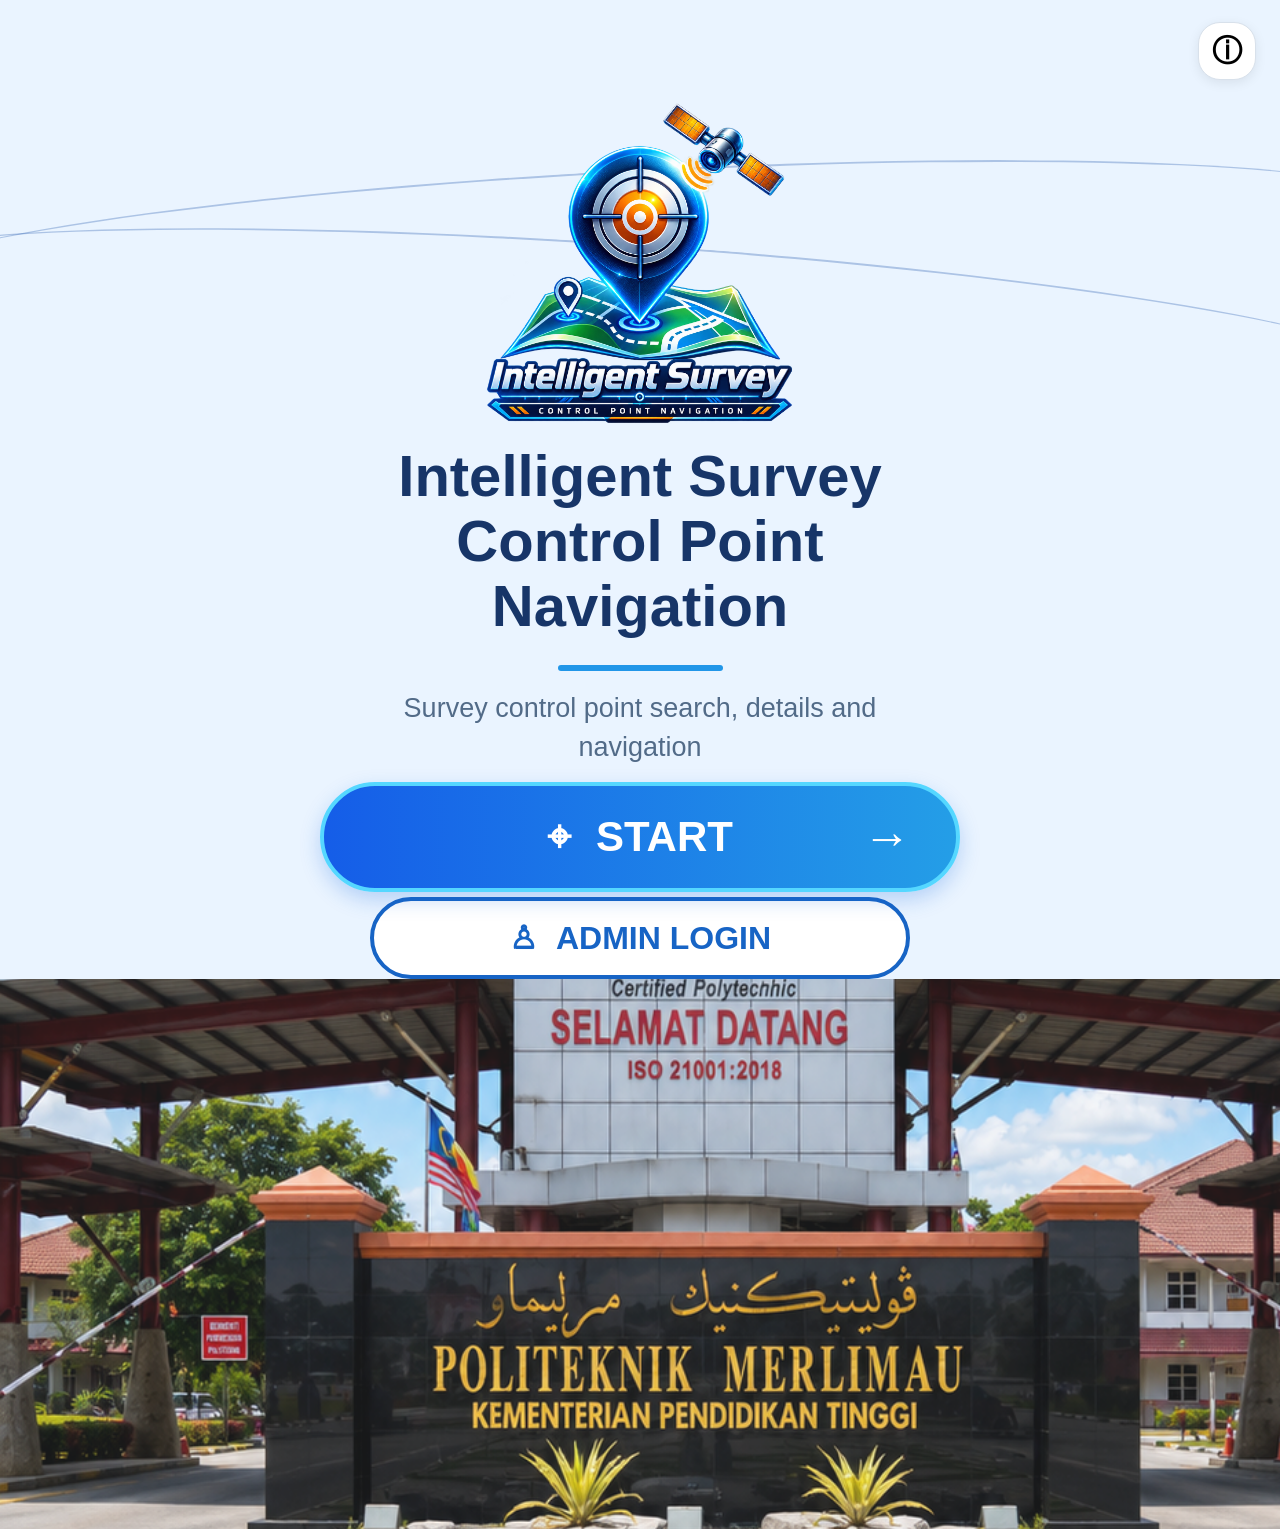
<file: index.html>
<!DOCTYPE html>
<html lang="en">
<head>
    <meta charset="UTF-8">
    <meta name="viewport" content="width=device-width, initial-scale=1.0">

    <title>InterSurv</title>

    <link rel="stylesheet" href="css/style.css">
</head>

<body>

<!-- TOP BUTTONS -->
<div class="top-buttons">

    <button id="btnAbout" class="icon-button">
        ⓘ
    </button>


</div>


<!-- HOME CONTENT -->
<main class="home-content">

    <!-- LOGO -->
    <img
            src="images/app logo.jpg"
            alt="InterSurv Logo"
            class="app-logo"
    >

    <!-- TITLE -->
    <h1>
        Intelligent Survey<br>
        Control Point<br>
        Navigation
    </h1>

    <!-- DIVIDER -->
    <div class="title-line"></div>

    <!-- SUBTITLE -->
    <p class="subtitle">
        Survey control point search, details and navigation
    </p>

    <!-- START BUTTON -->
    <button id="btnStart" class="start-button">
        <span class="button-icon">⌖</span>
        <span>START</span>
        <span class="arrow">→</span>
    </button>

    <!-- ADMIN BUTTON -->
    <button id="btnAdmin" class="admin-button">
        <span>♙</span>
        <span>ADMIN LOGIN</span>
    </button>

</main>


<!-- POLITEKNIK MERLIMAU PHOTO -->
<section class="poly-section">

    <img
            src="images/polyimage.png"
            alt="Politeknik Merlimau Melaka"
            class="poly-image"
    >

</section>


<script src="js/app.js"></script>

</body>
</html>
</file>
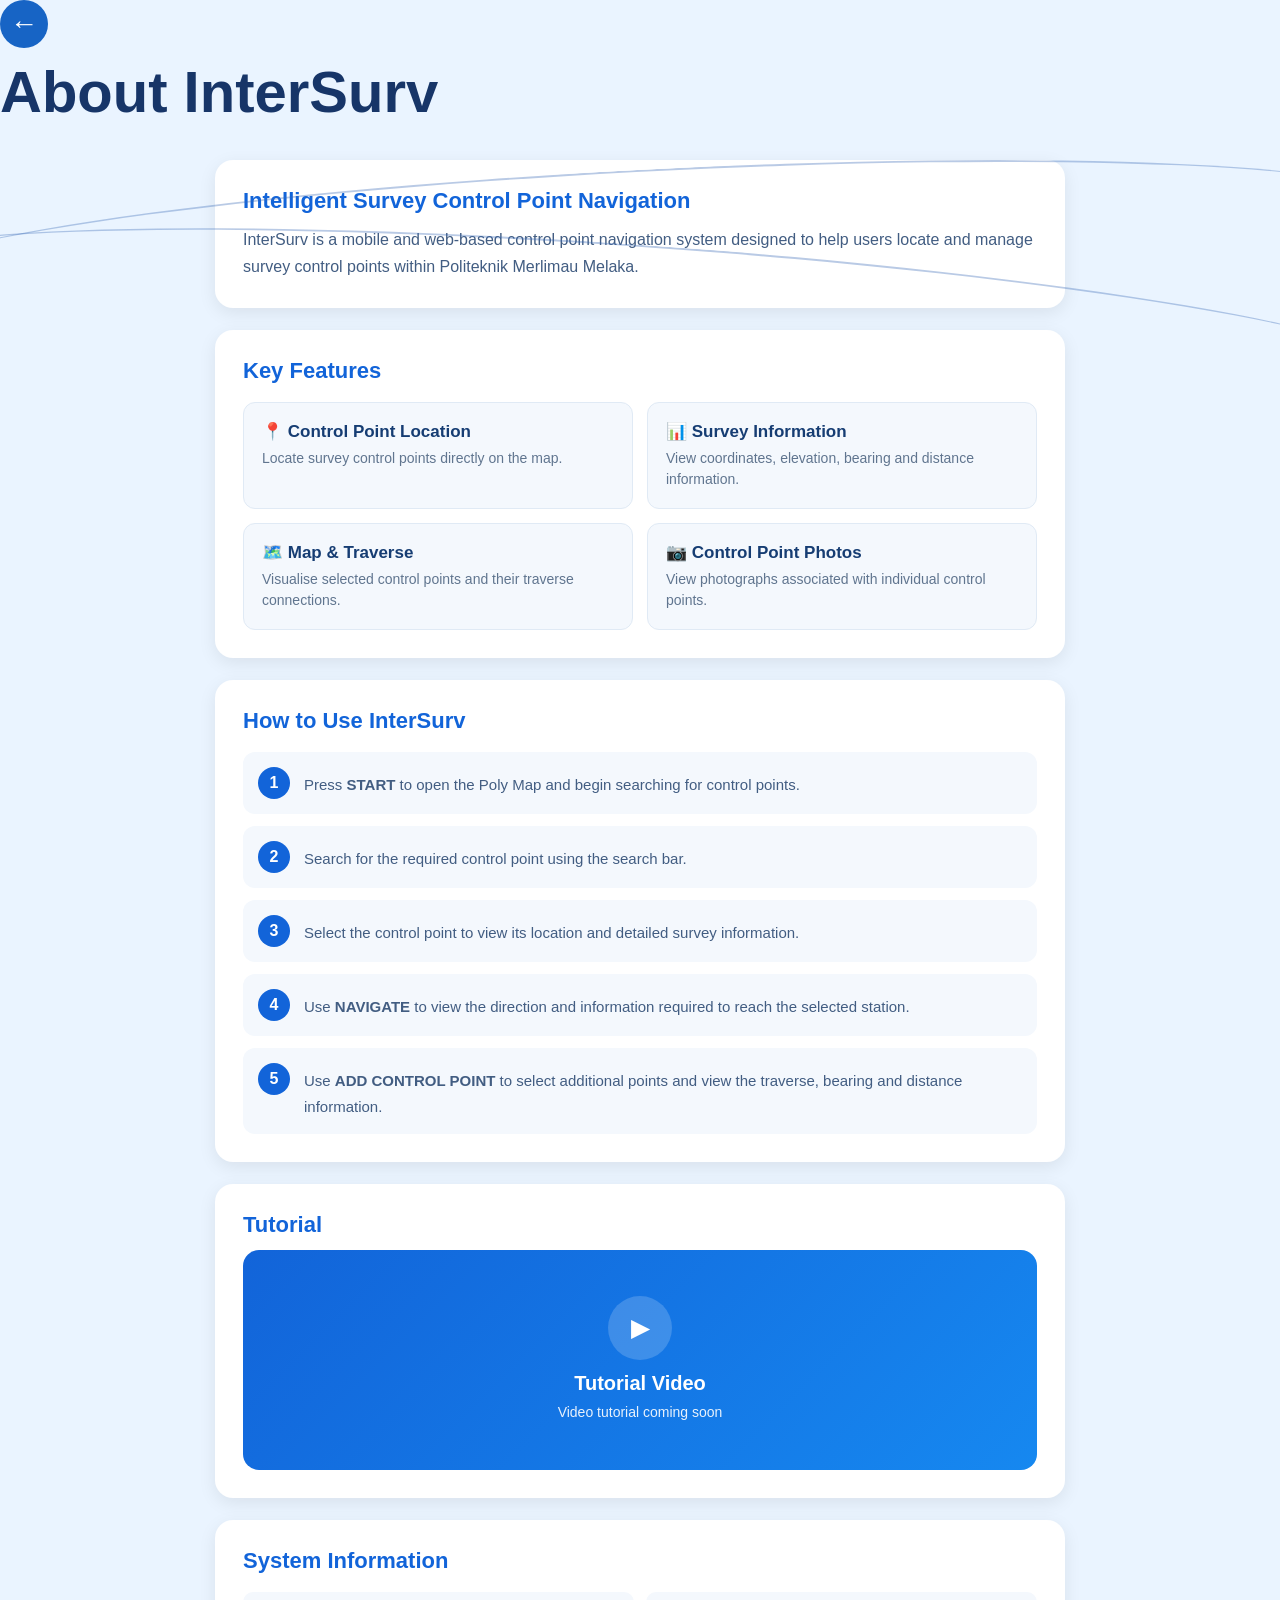
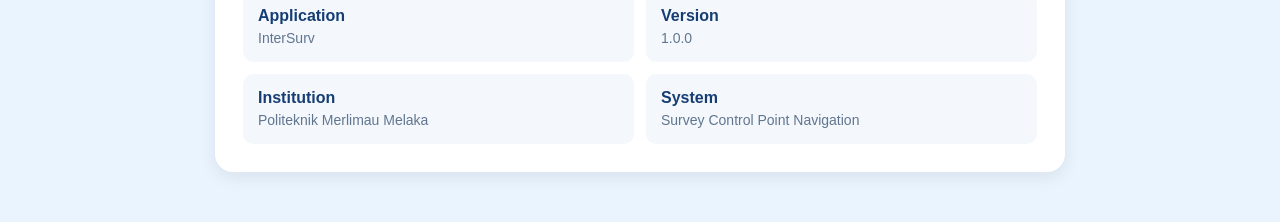
<file: about.html>
<!DOCTYPE html>
<html lang="en">

<head>

    <meta charset="UTF-8">

    <meta
            name="viewport"
            content="width=device-width, initial-scale=1.0"
    >

    <title>About - InterSurv</title>

    <link
            rel="stylesheet"
            href="css/style.css"
    >

    <style>

        /* =========================================
           ABOUT PAGE
           ========================================= */

        .about-content {

            width: min(
                850px,
                calc(100% - 40px)
            );

            margin: 35px auto 50px;

            color: #425D82;
        }


        .about-section {

            background: white;

            border-radius: 18px;

            padding: 28px;

            margin-bottom: 22px;

            box-shadow:
                0 5px 18px
                rgba(0, 0, 0, 0.08);
        }


        .about-section h2 {

            margin-top: 0;

            margin-bottom: 12px;

            color: #1264D9;

            font-size: 22px;
        }


        .about-section p {

            margin: 0;

            font-size: 16px;

            line-height: 1.7;
        }


        /* =========================================
           FEATURES
           ========================================= */

        .feature-grid {

            display: grid;

            grid-template-columns:
                repeat(
                    2,
                    minmax(0, 1fr)
                );

            gap: 14px;

            margin-top: 18px;
        }


        .feature-card {

            padding: 18px;

            border-radius: 12px;

            background: #f4f8fd;

            border: 1px solid #e0eaf5;
        }


        .feature-card h3 {

            margin: 0 0 6px;

            color: #163d73;

            font-size: 17px;
        }


        .feature-card p {

            font-size: 14px;

            line-height: 1.5;

            color: #60758F;
        }


        /* =========================================
           HOW TO USE
           ========================================= */

        .instruction-list {

            display: flex;

            flex-direction: column;

            gap: 12px;

            margin-top: 18px;
        }


        .instruction-item {

            display: flex;

            align-items: flex-start;

            gap: 14px;

            padding: 15px;

            border-radius: 12px;

            background: #f4f8fd;
        }


        .step-number {

            flex-shrink: 0;

            width: 32px;

            height: 32px;

            border-radius: 50%;

            background: #1264D9;

            color: white;

            display: flex;

            align-items: center;

            justify-content: center;

            font-weight: bold;
        }


        .instruction-item p {

            margin: 5px 0 0;

            font-size: 15px;
        }


        /* =========================================
           VIDEO
           ========================================= */

        .video-placeholder {

            min-height: 220px;

            border-radius: 16px;

            background:
                linear-gradient(
                    135deg,
                    #1264D9,
                    #1688F0
                );

            color: white;

            display: flex;

            flex-direction: column;

            align-items: center;

            justify-content: center;

            text-align: center;

            padding: 25px;

            box-sizing: border-box;
        }


        .play-icon {

            width: 64px;

            height: 64px;

            border-radius: 50%;

            background: rgba(
                255,
                255,
                255,
                0.18
            );

            display: flex;

            align-items: center;

            justify-content: center;

            font-size: 25px;

            margin-bottom: 12px;
        }


        .video-placeholder h3 {

            margin: 0 0 6px;

            font-size: 20px;
        }


        .video-placeholder p {

            margin: 0;

            font-size: 14px;

            opacity: 0.9;
        }


        /* =========================================
           SYSTEM INFORMATION
           ========================================= */

        .about-info {

            display: grid;

            grid-template-columns:
                repeat(
                    2,
                    minmax(0, 1fr)
                );

            gap: 12px;

            margin-top: 18px;
        }


        .info-item {

            padding: 15px;

            background: #f4f8fd;

            border-radius: 10px;
        }


        .info-item strong {

            display: block;

            color: #163d73;

            margin-bottom: 4px;
        }


        .info-item span {

            color: #60758F;

            font-size: 14px;
        }


        /* =========================================
           MOBILE
           ========================================= */

        @media (max-width: 650px) {

            .about-content {

                width:
                    calc(100% - 30px);

                margin-top: 25px;
            }


            .about-section {

                padding: 22px;

                border-radius: 15px;
            }


            .feature-grid,
            .about-info {

                grid-template-columns: 1fr;
            }


            .instruction-item {

                padding: 13px;
            }

        }

    </style>

</head>


<body class="inner-page">


<!-- =========================================
     HEADER
     ========================================= -->

<div class="page-header">

    <button
            class="back-button"
            onclick="goHome()"
            aria-label="Back to Home"
    >
        ←
    </button>

    <h1>
        About InterSurv
    </h1>

</div>


<main class="about-content">


    <!-- =========================================
         ABOUT INTERSURV
         ========================================= -->

    <section class="about-section">

        <h2>
            Intelligent Survey Control Point Navigation
        </h2>

        <p>
            InterSurv is a mobile and web-based
            control point navigation system designed
            to help users locate and manage survey
            control points within Politeknik Merlimau
            Melaka.
        </p>

    </section>


    <!-- =========================================
         FEATURES
         ========================================= -->

    <section class="about-section">

        <h2>
            Key Features
        </h2>

        <div class="feature-grid">


            <div class="feature-card">

                <h3>
                    📍 Control Point Location
                </h3>

                <p>
                    Locate survey control points
                    directly on the map.
                </p>

            </div>


            <div class="feature-card">

                <h3>
                    📊 Survey Information
                </h3>

                <p>
                    View coordinates, elevation,
                    bearing and distance information.
                </p>

            </div>


            <div class="feature-card">

                <h3>
                    🗺️ Map & Traverse
                </h3>

                <p>
                    Visualise selected control points
                    and their traverse connections.
                </p>

            </div>


            <div class="feature-card">

                <h3>
                    📷 Control Point Photos
                </h3>

                <p>
                    View photographs associated
                    with individual control points.
                </p>

            </div>

        </div>

    </section>


    <!-- =========================================
         HOW TO USE
         ========================================= -->

    <section class="about-section">

        <h2>
            How to Use InterSurv
        </h2>


        <div class="instruction-list">


            <div class="instruction-item">

                <div class="step-number">
                    1
                </div>

                <p>
                    Press <strong>START</strong> to
                    open the Poly Map and begin
                    searching for control points.
                </p>

            </div>


            <div class="instruction-item">

                <div class="step-number">
                    2
                </div>

                <p>
                    Search for the required control
                    point using the search bar.
                </p>

            </div>


            <div class="instruction-item">

                <div class="step-number">
                    3
                </div>

                <p>
                    Select the control point to view
                    its location and detailed survey
                    information.
                </p>

            </div>


            <div class="instruction-item">

                <div class="step-number">
                    4
                </div>

                <p>
                    Use <strong>NAVIGATE</strong> to
                    view the direction and information
                    required to reach the selected
                    station.
                </p>

            </div>


            <div class="instruction-item">

                <div class="step-number">
                    5
                </div>

                <p>
                    Use <strong>ADD CONTROL POINT</strong>
                    to select additional points and
                    view the traverse, bearing and
                    distance information.
                </p>

            </div>


        </div>

    </section>


    <!-- =========================================
         TUTORIAL
         ========================================= -->

    <section class="about-section">

        <h2>
            Tutorial
        </h2>


        <div class="video-placeholder">

            <div class="play-icon">
                ▶
            </div>

            <h3>
                Tutorial Video
            </h3>

            <p>
                Video tutorial coming soon
            </p>

        </div>

    </section>


    <!-- =========================================
         SYSTEM INFORMATION
         ========================================= -->

    <section class="about-section">

        <h2>
            System Information
        </h2>


        <div class="about-info">


            <div class="info-item">

                <strong>
                    Application
                </strong>

                <span>
                    InterSurv
                </span>

            </div>


            <div class="info-item">

                <strong>
                    Version
                </strong>

                <span>
                    1.0.0
                </span>

            </div>


            <div class="info-item">

                <strong>
                    Institution
                </strong>

                <span>
                    Politeknik Merlimau Melaka
                </span>

            </div>


            <div class="info-item">

                <strong>
                    System
                </strong>

                <span>
                    Survey Control Point Navigation
                </span>

            </div>


        </div>

    </section>


</main>


<script src="js/app.js"></script>


</body>

</html>
</file>
<file: css/style.css>
/* =========================================================
   INTERSURV
   COMPLETE STYLE SHEET
   ========================================================= */


/* =========================================================
   GLOBAL
   ========================================================= */

* {
    box-sizing: border-box;
    margin: 0;
    padding: 0;
}

html,
body {
    width: 100%;
    min-height: 100%;
}

body {
    min-height: 100vh;

    font-family:
        Arial,
        Helvetica,
        sans-serif;

    background: #eaf4ff;

    color: #173568;

    overflow-x: hidden;
}


/* =========================================================
   CONTOUR LINES
   ========================================================= */

body::before,
body::after {

    content: "";

    position: absolute;

    left: -10%;

    width: 120%;

    height: 150px;

    border-top:
        2px solid
        rgba(55, 105, 180, 0.35);

    border-radius: 50%;

    pointer-events: none;

    z-index: 0;
}


body::before {

    top: 170px;

    transform:
        rotate(-3deg);
}


body::after {

    top: 245px;

    transform:
        rotate(4deg);
}


/* =========================================================
   HOME PAGE
   ========================================================= */

.top-buttons {

    position: relative;

    z-index: 10;

    width: 100%;

    display: flex;

    justify-content: flex-end;

    gap: 14px;

    padding:
        22px 24px 0;
}


.icon-button {

    width: 58px;

    height: 58px;

    flex-shrink: 0;

    border:
        1px solid #d8e1eb;

    border-radius: 22px;

    background: white;

    font-size: 30px;

    font-weight: bold;

    color: #000;

    cursor: pointer;

    box-shadow:
        0 3px 12px
        rgba(0, 0, 0, 0.08);

    transition:
        transform 0.2s ease,
        box-shadow 0.2s ease;
}


.icon-button:hover {

    transform:
        scale(1.05);

    box-shadow:
        0 5px 16px
        rgba(0, 0, 0, 0.12);
}


/* =========================================================
   HOME CONTENT
   ========================================================= */

.home-content {

    position: relative;

    z-index: 2;

    width:
        min(92%, 700px);

    margin:
        20px auto 0;

    text-align: center;

    display: flex;

    flex-direction: column;

    align-items: center;
}


/* =========================================================
   LOGO
   ========================================================= */

.app-logo {

    width:
        min(55vw, 360px);

    max-height: 330px;

    object-fit: contain;

    margin-top: 2px;
}


/* =========================================================
   HOME TITLE
   ========================================================= */

h1 {

    margin-top: 12px;

    font-size:
        clamp(34px, 6vw, 58px);

    line-height: 1.12;

    font-weight: 700;

    color: #173568;
}


/* =========================================================
   TITLE LINE
   ========================================================= */

.title-line {

    width: 165px;

    height: 6px;

    margin-top: 26px;

    background: #2196e8;

    border-radius: 10px;
}


/* =========================================================
   HOME SUBTITLE
   ========================================================= */

.subtitle {

    margin-top: 18px;

    max-width: 620px;

    padding:
        0 10px;

    font-size:
        clamp(18px, 3vw, 27px);

    line-height: 1.45;

    color: #526b88;
}


/* =========================================================
   START BUTTON
   ========================================================= */

.start-button {

    position: relative;

    width:
        min(88vw, 640px);

    height: 110px;

    margin-top: 15px;

    border:
        4px solid #55d7ff;

    border-radius: 60px;

    background:
        linear-gradient(
            90deg,
            #155de8,
            #249ee7
        );

    color: white;

    font-size:
        clamp(28px, 5vw, 42px);

    font-weight: bold;

    display: flex;

    align-items: center;

    justify-content: center;

    gap: 25px;

    cursor: pointer;

    box-shadow:
        0 8px 20px
        rgba(22, 108, 225, 0.25);

    transition:
        transform 0.2s ease,
        box-shadow 0.2s ease;
}


.start-button:hover {

    transform:
        translateY(-3px);

    box-shadow:
        0 12px 25px
        rgba(22, 108, 225, 0.35);
}


.button-icon {

    font-size: 42px;
}


.arrow {

    position: absolute;

    right: 45px;

    font-size: 48px;
}


/* =========================================================
   ADMIN BUTTON
   ========================================================= */

.admin-button {

    width:
        min(72vw, 540px);

    height: 82px;

    margin-top: 5px;

    border:
        4px solid #1764c5;

    border-radius: 50px;

    background: white;

    color: #1764c5;

    font-size:
        clamp(20px, 4vw, 32px);

    font-weight: bold;

    display: flex;

    align-items: center;

    justify-content: center;

    gap: 18px;

    cursor: pointer;

    transition:
        transform 0.2s ease,
        box-shadow 0.2s ease;
}


.admin-button:hover {

    transform:
        translateY(-2px);

    box-shadow:
        0 6px 15px
        rgba(23, 100, 197, 0.18);
}


/* =========================================================
   POLITEKNIK IMAGE
   ========================================================= */

.poly-section {

    position: relative;

    width: 100%;

    margin-top: 0;

    z-index: 1;
}


.poly-image {

    display: block;

    width: 110%;

    height: 550px;

    object-fit: cover;

    object-position: center;

    opacity: 0.9;
}


/* =========================================================
   MAP PAGE
   ========================================================= */

.map-body {

    margin: 0;

    padding: 0;

    height: 100vh;

    overflow: hidden;

    background: #eaf4ff;
}


/* =========================================================
   MAP HEADER
   ========================================================= */

.map-header {

    height: 70px;

    display: flex;

    align-items: center;

    gap: 15px;

    padding:
        0 18px;

    background: white;

    box-shadow:
        0 2px 10px
        rgba(0, 0, 0, 0.12);

    position: relative;

    z-index: 2000;
}


.map-header h1 {

    margin: 0;

    font-size: 25px;

    color: #173568;
}


.back-button {

    width: 48px;

    height: 48px;

    flex-shrink: 0;

    border: none;

    border-radius: 50%;

    background: #1764c5;

    color: white;

    font-size: 28px;

    display: flex;

    align-items: center;

    justify-content: center;

    cursor: pointer;
}


.back-button:hover {

    background: #0f4fa3;
}


/* =========================================================
   GOOGLE MAP
   ========================================================= */

#map {

    position: relative;

    width: 100%;

    height:
        calc(100vh - 70px);

    background: #dcecff;
}


/* =========================================================
   CONTROL POINT SELECTOR
   ========================================================= */

.control-selector {

    position: absolute;

    top: 130px;

    left: 30px;

    z-index: 1000;

    width: 260px;

    padding: 15px;

    background: white;

    border-radius: 12px;

    box-shadow:
        0 4px 15px
        rgba(0, 0, 0, 0.25);
}


.control-selector label {

    display: block;

    margin-bottom: 8px;

    font-size: 16px;

    font-weight: bold;

    color: #163d73;
}


.control-selector select {

    width: 100%;

    height: 44px;

    padding:
        0 10px;

    font-size: 15px;

    border:
        2px solid #1e73d8;

    border-radius: 8px;

    background: white;

    color: #163d73;

    cursor: pointer;
}


/* =========================================================
   GENERAL MAP BUTTONS
   ========================================================= */

.location-button,
.traverse-button,
.add-station-button {

    position: absolute;

    right: 30px;

    z-index: 1000;

    border: none;

    border-radius: 25px;

    background: white;

    color: #1764c5;

    font-size: 15px;

    font-weight: bold;

    cursor: pointer;

    box-shadow:
        0 4px 12px
        rgba(0, 0, 0, 0.25);

    transition:
        transform 0.2s ease,
        box-shadow 0.2s ease,
        background 0.2s ease;
}


.location-button:hover,
.traverse-button:hover,
.add-station-button:hover {

    transform:
        translateY(-2px);

    background: #f0f6ff;

    box-shadow:
        0 6px 15px
        rgba(0, 0, 0, 0.25);
}


/* =========================================================
   MY LOCATION
   ========================================================= */

.location-button {

    top: 135px;

    padding:
        12px 18px;
}


/* =========================================================
   TRAVERSE BUTTON
   ========================================================= */

.traverse-button {

    top: 190px;

    padding:
        12px 20px;
}


/* =========================================================
   ADD STATION
   ========================================================= */

.add-station-button {

    top: 245px;

    padding:
        12px 20px;

    display: none;
}


/* =========================================================
   DETAILS BUTTON
   ========================================================= */

.details-button {

    position: absolute;

    right: 30px;

    bottom: 30px;

    z-index: 1100;

    min-height: 44px;

    padding:
        12px 22px;

    border: none;

    border-radius: 25px;

    background: #1764c5;

    color: white;

    font-size: 15px;

    font-weight: bold;

    cursor: pointer;

    box-shadow:
        0 4px 12px
        rgba(0, 0, 0, 0.25);

    transition:
        transform 0.2s ease,
        background 0.2s ease;
}


.details-button:hover {

    transform:
        translateY(-2px);

    background: #0f4fa3;
}


/* =========================================================
   CONTROL POINT DETAILS
   ========================================================= */

.point-info {

    display: none;

    position: absolute;

    left: 30px;

    bottom: 30px;

    z-index: 1200;

    width: 340px;

    max-height: 70vh;

    overflow-y: auto;

    padding: 20px;

    background: white;

    border-radius: 18px;

    box-shadow:
        0 5px 20px
        rgba(0, 0, 0, 0.25);
}


.point-info h2 {

    margin-bottom: 8px;

    padding-right: 38px;

    color: #173568;
}


.point-info p {

    color: #526b88;

    line-height: 1.5;
}


/* =========================================================
   CONTROL POINT PHOTO IN DETAILS
   ========================================================= */

.control-point-photo {

    display: block;

    width: 100%;

    height: 220px;

    object-fit: cover;

    border-radius: 14px;

    margin:
        12px 0 16px;
}


.no-photo {

    width: 100%;

    height: 120px;

    display: flex;

    align-items: center;

    justify-content: center;

    margin:
        12px 0 16px;

    border-radius: 12px;

    background: #eaf1f8;

    color: #60758c;

    font-size: 15px;
}


/* =========================================================
   CLOSE DETAILS
   ========================================================= */

.close-details {

    position: absolute;

    top: 12px;

    right: 12px;

    width: 34px;

    height: 34px;

    border: none;

    border-radius: 50%;

    background: #e9eef5;

    color: #333;

    font-size: 18px;

    cursor: pointer;
}


.close-details:hover {

    background: #dce5ef;
}


/* =========================================================
   NAVIGATE BUTTON
   ========================================================= */

.navigate-button {

    width: 100%;

    min-height: 46px;

    padding:
        12px 20px;

    margin-top: 12px;

    border: none;

    border-radius: 25px;

    background: #1764c5;

    color: white;

    font-size: 16px;

    font-weight: bold;

    cursor: pointer;

    transition:
        background 0.2s ease,
        transform 0.2s ease;
}


.navigate-button:hover {

    background: #0f4fa3;

    transform:
        translateY(-1px);
}


/* =========================================================
   TRAVERSE INFORMATION PANEL
   ========================================================= */

.traverse-panel {

    position: absolute;

    right: 20px;

    bottom: 20px;

    width: 420px;

    max-height: 55vh;

    padding: 20px;

    overflow-y: auto;

    background: white;

    border-radius: 24px;

    box-shadow:
        0 8px 25px
        rgba(0, 0, 0, 0.25);

    z-index: 1000;
}


.traverse-panel h2 {

    margin-bottom: 5px;

    color: #173568;
}


.traverse-panel p {

    margin-bottom: 10px;

    color: #526b88;

    line-height: 1.4;
}


/* =========================================================
   TRAVERSE RESULT
   ========================================================= */

.traverse-result {

    margin-bottom: 12px;

    padding: 14px;

    background: #f1f6fc;

    border-radius: 12px;

    color: #163d73;

    font-size: 15px;

    line-height: 1.5;
}


.traverse-result-header {

    font-size: 16px;

    font-weight: bold;

    color: #163d73;
}


/* =========================================================
   CLEAR TRAVERSE BUTTON
   ========================================================= */

.clear-traverse-button {

    min-height: 38px;

    padding:
        0 16px;

    border: none;

    border-radius: 19px;

    background: #e9eef5;

    color: #334155;

    font-size: 13px;

    font-weight: bold;

    cursor: pointer;

    transition:
        background 0.2s ease,
        transform 0.2s ease;
}


.clear-traverse-button:hover {

    background: #dce5ef;

    transform:
        translateY(-1px);
}


/* =========================================================
   TRAVERSE STATION LIST
   ========================================================= */

.station-list {

    position: absolute;

    top: 300px;

    right: 30px;

    z-index: 1000;

    width: 260px;

    max-height: 300px;

    overflow-y: auto;

    padding: 18px;

    background: white;

    border-radius: 15px;

    box-shadow:
        0 5px 20px
        rgba(0, 0, 0, 0.25);

    display: none;
}


.station-list h3 {

    margin:
        0 0 12px;

    color: #163d73;

    font-size: 18px;
}


.station-list ol {

    margin: 0;

    padding-left: 25px;
}


.station-list li {

    min-height: 32px;

    margin-bottom: 8px;

    display: flex;

    align-items: center;

    justify-content: space-between;

    gap: 10px;

    color: #333;

    font-size: 15px;
}


/* =========================================================
   REMOVE STATION BUTTON
   ========================================================= */

.remove-station-button {

    width: 30px;

    height: 30px;

    padding: 0;

    flex-shrink: 0;

    border: none;

    border-radius: 50%;

    background: #e55353;

    color: white;

    font-size: 15px;

    font-weight: bold;

    cursor: pointer;

    transition:
        background 0.2s ease,
        transform 0.2s ease;
}


.remove-station-button:hover {

    background: #c93030;

    transform:
        scale(1.05);
}


/* =========================================================
   TRAVERSE MAP LABEL
   ========================================================= */

.traverse-map-label {

    position: absolute;

    width: 220px;

    height: 70px;

    pointer-events: none;

    z-index: 1000;

    font-family:
        Arial,
        Helvetica,
        sans-serif;

    text-align: center;
}


.traverse-label-content {

    position: absolute;

    width: 100%;

    height: 100%;

    left: 0;

    top: 0;
}


/* =========================================================
   TRAVERSE BEARING
   ========================================================= */

.traverse-bearing {

    position: absolute;

    left: 50%;

    bottom: 34px;

    transform:
        translateX(-50%);

    color: #163d73;

    font-size: 15px;

    font-weight: bold;

    white-space: nowrap;

    text-shadow:
        0 1px 3px
        rgba(255,255,255,0.95),

        1px 0 3px
        rgba(255,255,255,0.95),

        -1px 0 3px
        rgba(255,255,255,0.95),

        0 -1px 3px
        rgba(255,255,255,0.95);
}


/* =========================================================
   TRAVERSE DISTANCE
   ========================================================= */

.traverse-distance {

    position: absolute;

    left: 50%;

    top: 34px;

    transform:
        translateX(-50%);

    color: #222;

    font-size: 15px;

    font-weight: 600;

    white-space: nowrap;

    text-shadow:
        0 1px 3px
        rgba(255,255,255,0.95),

        1px 0 3px
        rgba(255,255,255,0.95),

        -1px 0 3px
        rgba(255,255,255,0.95),

        0 -1px 3px
        rgba(255,255,255,0.95);
}


/* =========================================================
   MOBILE MAP
   MAX WIDTH 700px
   ========================================================= */

@media screen and (max-width: 700px) {


    /* =====================================================
       MOBILE HEADER
       ===================================================== */

    .map-header {

        height: 64px;

        padding:
            0 14px;

        gap: 12px;

        box-shadow:
            0 2px 10px
            rgba(0, 0, 0, 0.12);
    }


    .map-header h1 {

        margin: 0 !important;

        font-size: 23px !important;

        line-height: 1;

        white-space: nowrap;
    }


    .back-button {

        width: 44px;

        height: 44px;

        font-size: 25px;
    }


    /* =====================================================
       MOBILE MAP
       ===================================================== */

    #map {

        height:
            calc(100vh - 64px);

        width: 100%;
    }


    /* =====================================================
       MOBILE CONTROL POINT SELECTOR
       ===================================================== */

    .control-selector {

        position: absolute;

        top: 78px;

        left: 12px;

        width:
            calc(100vw - 24px);

        max-width: none;

        padding: 14px;

        border-radius: 16px;

        box-shadow:
            0 5px 18px
            rgba(0, 0, 0, 0.20);

        z-index: 1000;
    }


    .control-selector label {

        margin-bottom: 8px;

        font-size: 15px !important;

        line-height: 1.2;

        white-space: nowrap;
    }


    .control-selector select {

        width: 100%;

        height: 46px;

        padding:
            0 12px;

        font-size: 15px !important;

        border-radius: 10px;
    }


    /* =====================================================
       MOBILE RIGHT SIDE BUTTONS
       ===================================================== */

    .location-button,
    .traverse-button,
    .add-station-button {

        right: 14px;

        width: 145px;

        height: 44px;

        padding: 0 12px;

        border-radius: 22px;

        font-size: 13px !important;

        font-weight: 700;

        display: flex;

        align-items: center;

        justify-content: center;

        white-space: nowrap;

        z-index: 1001;
    }


    /* =====================================================
       MY LOCATION
       ===================================================== */

    .location-button {

        top: 150px;
    }


    /* =====================================================
       TRAVERSE
       ===================================================== */

    .traverse-button {

        top: 204px;
    }


    /* =====================================================
       ADD STATION
       ===================================================== */

    .add-station-button {

        top: 258px;
    }


    /* =====================================================
       STATION LIST
       ===================================================== */

    .station-list {

        position: absolute;

        top: 316px;

        left: 12px;

        right: 12px;

        width:
            calc(100vw - 24px);

        max-width: none;

        max-height: 220px;

        padding: 16px;

        border-radius: 16px;

        z-index: 1002;
    }


    .station-list h3 {

        margin:
            0 0 12px;

        font-size: 17px !important;
    }


    .station-list ol {

        padding-left: 24px;
    }


    .station-list li {

        min-height: 38px;

        margin-bottom: 8px;

        font-size: 14px !important;
    }


    .remove-station-button {

        width: 30px;

        height: 30px;

        font-size: 14px;
    }


    /* =====================================================
       MOBILE TRAVERSE PANEL
       ===================================================== */

    .traverse-panel {

        position: absolute;

        left: 12px;

        right: 12px;

        bottom: 12px;

        width: auto;

        max-height: 30vh;

        padding: 16px;

        border-radius: 18px;

        z-index: 1000;

        overflow-y: auto;

        box-shadow:
            0 6px 22px
            rgba(0, 0, 0, 0.22);
    }


    .traverse-panel h2 {

        margin:
            0 0 5px;

        font-size: 22px !important;

        color: #173568;
    }


    .traverse-panel p {

        margin:
            0 0 8px;

        font-size: 14px !important;

        line-height: 1.4;
    }


    .traverse-result {

        padding: 11px;

        margin-bottom: 8px;

        border-radius: 10px;

        font-size: 13px !important;

        line-height: 1.4;
    }


    .traverse-result-header {

        font-size: 14px !important;
    }


    /* =====================================================
       MOBILE CLEAR BUTTON
       ===================================================== */

    .clear-traverse-button {

        min-width: 72px;

        min-height: 40px;

        padding:
            0 15px;

        border-radius: 20px;

        font-size: 13px;
    }


    /* =====================================================
       MOBILE DETAILS BUTTON
       ===================================================== */

    .details-button {

        right: 14px;

        bottom: 18px;

        min-width: 110px;

        height: 44px;

        padding:
            0 18px;

        border-radius: 22px;

        font-size: 13px !important;

        z-index: 1100;
    }


    /* =====================================================
       MOBILE CONTROL POINT DETAILS
       ===================================================== */

    .point-info {

        position: absolute;

        left: 12px;

        right: 12px;

        bottom: 12px;

        width: auto;

        max-height: 78vh;

        padding: 18px;

        border-radius: 18px;

        z-index: 1200;

        box-shadow:
            0 6px 24px
            rgba(0, 0, 0, 0.25);
    }


    .point-info h2 {

        margin-bottom: 8px;

        padding-right: 38px;

        font-size: 22px;
    }


    .point-info p {

        font-size: 14px;

        line-height: 1.5;
    }


    /* =====================================================
       MOBILE DETAILS PHOTO
       ===================================================== */

    .control-point-photo {

        width: 100%;

        height: 220px;

        object-fit: cover;

        border-radius: 12px;

        margin:
            12px 0 16px;
    }


    .no-photo {

        height: 150px;

        font-size: 14px;
    }


    /* =====================================================
       MOBILE NAVIGATE BUTTON
       ===================================================== */

    .navigate-button {

        min-height: 46px;

        font-size: 15px;
    }


    /* =====================================================
       MOBILE CLOSE BUTTON
       ===================================================== */

    .close-details {

        top: 10px;

        right: 10px;

        width: 34px;

        height: 34px;

        font-size: 18px;
    }


    /* =====================================================
       MOBILE TRAVERSE LABEL
       ===================================================== */

    .traverse-map-label {

        width: 150px;

        height: 55px;
    }


    .traverse-bearing,
    .traverse-distance {

        font-size: 11px !important;

        font-weight: 700;
    }

}


/* =========================================================
   VERY SMALL PHONES
   MAX WIDTH 450px
   ========================================================= */

@media screen and (max-width: 450px) {


    /* =====================================================
       HEADER
       ===================================================== */

    .map-header {

        height: 60px;

        padding:
            0 10px;

        gap: 9px;
    }


    .map-header h1 {

        font-size: 21px !important;
    }


    .back-button {

        width: 42px;

        height: 42px;

        font-size: 23px;
    }


    #map {

        height:
            calc(100vh - 60px);
    }


    /* =====================================================
       SELECTOR
       ===================================================== */

    .control-selector {

        top: 72px;

        left: 10px;

        width:
            calc(100vw - 20px);

        padding: 13px;

        border-radius: 15px;
    }


    .control-selector label {

        font-size: 14px !important;
    }


    .control-selector select {

        height: 44px;

        font-size: 14px !important;
    }


    /* =====================================================
       BUTTONS
       ===================================================== */

    .location-button,
    .traverse-button,
    .add-station-button {

        right: 10px;

        width: 135px;

        height: 42px;

        font-size: 12px !important;

        border-radius: 21px;
    }


    .location-button {

        top: 142px;
    }


    .traverse-button {

        top: 192px;
    }


    .add-station-button {

        top: 242px;
    }


    /* =====================================================
       STATION LIST
       ===================================================== */

    .station-list {

        top: 294px;

        left: 10px;

        right: 10px;

        width:
            calc(100vw - 20px);

        max-height: 200px;

        padding: 14px;
    }


    .station-list h3 {

        font-size: 16px !important;
    }


    .station-list li {

        font-size: 13px !important;
    }


    /* =====================================================
       TRAVERSE PANEL
       ===================================================== */

    .traverse-panel {

        left: 10px;

        right: 10px;

        bottom: 10px;

        max-height: 32vh;

        padding: 14px;

        border-radius: 17px;
    }


    .traverse-panel h2 {

        font-size: 20px !important;
    }


    .traverse-panel p {

        font-size: 13px !important;
    }


    .traverse-result {

        padding: 10px;

        font-size: 12px !important;
    }


    /* =====================================================
       DETAILS
       ===================================================== */

    .details-button {

        right: 10px;

        bottom: 16px;

        min-width: 100px;

        height: 42px;

        font-size: 12px !important;
    }


    .point-info {

        left: 10px;

        right: 10px;

        bottom: 10px;

        max-height: 80vh;

        padding: 16px;

        border-radius: 17px;
    }


    .point-info h2 {

        font-size: 20px;
    }


    .control-point-photo {

        height: 200px;
    }


    .navigate-button {

        min-height: 44px;

        font-size: 14px;
    }


    /* =====================================================
       HOME PAGE SMALL SCREEN
       ===================================================== */

    .top-buttons {

        padding:
            12px 12px 0;
    }


    .icon-button {

        width: 50px;

        height: 50px;

        border-radius: 18px;

        font-size: 25px;
    }


    .home-content {

        width:
            calc(100% - 24px);

        margin-top: 8px;
    }


    .app-logo {

        width: 78vw;

        max-height: 260px;

        margin-top: 8px;
    }


    body h1 {

        margin-top: 5px;

        font-size: 30px;
    }


    .title-line {

        width: 130px;

        height: 5px;

        margin-top: 18px;
    }


    .subtitle {

        margin-top: 14px;

        padding:
            0 8px;

        font-size: 17px;

        line-height: 1.4;
    }


    .start-button {

        width:
            calc(100vw - 30px);

        height: 78px;

        margin-top: 24px;

        border-width: 3px;

        font-size: 26px;

        gap: 15px;
    }


    .button-icon {

        font-size: 32px;
    }


    .arrow {

        right: 22px;

        font-size: 38px;
    }


    .admin-button {

        width:
            calc(100vw - 55px);

        height: 64px;

        margin-top: 16px;

        border-width: 3px;

        font-size: 20px;
    }


    .poly-image {

        width: 100%;

        height: 360px;
    }

}

/* =========================================
   MONUMENT PHOTO GALLERY
   ========================================= */

.monument-gallery-slot {

    position: relative;

    background: #eef3f8;

    border: 1px solid #d5dee9;

    border-radius: 12px;

    min-height: 150px;

    overflow: hidden;

    display: flex;

    align-items: center;

    justify-content: center;

}

.monument-gallery-slot img {

    width: 100%;

    height: 150px;

    object-fit: cover;

    display: block;

}

.gallery-empty {

    color: #64748b;

    font-size: 12px;

    text-align: center;

    padding: 20px;

}

.gallery-delete {

    position: absolute;

    top: 7px;

    right: 7px;

    width: 28px;

    height: 28px;

    border: none;

    border-radius: 50%;

    background: #dc2626;

    color: white;

    font-weight: bold;

    cursor: pointer;

}

.gallery-delete:hover {

    background: #b91c1c;

}

.gallery-number {

    position: absolute;

    bottom: 7px;

    left: 7px;

    background: rgba(0,0,0,.65);

    color: white;

    padding: 4px 7px;

    border-radius: 5px;

    font-size: 10px;

    font-weight: bold;

}

/* =========================================
   USER MONUMENT PHOTO GALLERY
   ========================================= */

.monument-user-gallery {

    width: 100%;

    margin: 15px 0;

}

.monument-user-photo-wrapper {

    position: relative;

    width: 100%;

    overflow: hidden;

    border-radius: 12px;

}

.monument-user-photo-wrapper
.control-point-photo {

    width: 100%;

    height: 230px;

    object-fit: cover;

    display: block;

    user-select: none;

    -webkit-user-drag: none;

}

.gallery-arrow {

    position: absolute;

    top: 50%;

    transform: translateY(-50%);

    width: 38px;

    height: 38px;

    border: none;

    border-radius: 50%;

    background: rgba(0,0,0,.55);

    color: white;

    font-size: 28px;

    line-height: 35px;

    cursor: pointer;

    z-index: 5;

}

.gallery-arrow:hover {

    background: rgba(0,0,0,.75);

}

.gallery-prev {

    left: 10px;

}

.gallery-next {

    right: 10px;

}

.gallery-dots {

    display: flex;

    justify-content: center;

    gap: 7px;

    margin-top: 9px;

}

.gallery-dot {

    width: 8px;

    height: 8px;

    border-radius: 50%;

    background: #cbd5e1;

    cursor: pointer;

}

.gallery-dot.active {

    background: #1769d1;

    transform: scale(1.2);

}

/* =========================================
   CLICKABLE HISTORY CARDS
   ========================================= */

.history-clickable {

    cursor: pointer;

    transition:
        transform 0.2s ease,
        box-shadow 0.2s ease,
        border-color 0.2s ease;

    position: relative;

}


.history-clickable:hover {

    transform: translateY(-4px);

    box-shadow:
        0 8px 22px rgba(23, 105, 209, 0.16);

    border-color: #1769d1;

}


.history-clickable:active {

    transform: translateY(-1px);

}


.history-view-text {

    margin-top: 7px;

    font-size: 11px;

    color: #1769d1;

    font-weight: 600;

    opacity: 0;

    transition:
        opacity 0.2s ease;

}


.history-clickable:hover
.history-view-text {

    opacity: 1;

}


/* =========================================
   HISTORY DETAIL TABLE
   ========================================= */

.history-details-section {

    background: white;

    border-radius: 18px;

    padding: 25px;

    box-shadow:
        0 4px 15px rgba(0,0,0,.07);

    margin-bottom: 25px;

    display: none;

}


.history-details-section.active {

    display: block;

}


.history-details-header {

    display: flex;

    justify-content: space-between;

    align-items: center;

    gap: 15px;

    margin-bottom: 20px;

}


.history-details-title {

    margin: 0;

    color: #163d73;

    font-size: 22px;

}


.history-details-subtitle {

    margin: 5px 0 0;

    color: #64748b;

    font-size: 13px;

}


.history-close-button {

    border: none;

    background: #e8f1ff;

    color: #1769d1;

    padding: 10px 16px;

    border-radius: 8px;

    font-weight: bold;

    cursor: pointer;

}


.history-close-button:hover {

    background: #d7e7ff;

}


/* =========================================
   HISTORY TABLE
   ========================================= */

.history-table-wrapper {

    width: 100%;

    overflow-x: auto;

    border:
        1px solid #dbe5f0;

    border-radius: 12px;

}


.history-analysis-table {

    width: 100%;

    min-width: 700px;

    border-collapse: collapse;

}


.history-analysis-table th {

    background: #eef5ff;

    color: #163d73;

    padding: 14px 16px;

    text-align: left;

    font-size: 12px;

    white-space: nowrap;

    border-bottom:
        1px solid #dbe5f0;

}


.history-analysis-table td {

    padding: 14px 16px;

    color: #334155;

    font-size: 13px;

    border-bottom:
        1px solid #e2e8f0;

    white-space: nowrap;

}


.history-analysis-table tr:last-child td {

    border-bottom: none;

}


.history-analysis-table tbody tr:hover {

    background: #f8fbff;

}


.history-date {

    font-weight: 600;

    color: #163d73;

}


.history-empty {

    text-align: center;

    padding: 35px;

    color: #64748b;

}


.history-status-badge {

    display: inline-block;

    padding: 5px 9px;

    border-radius: 15px;

    font-size: 11px;

    font-weight: bold;

}


.history-status-damage {

    background: #fff3e8;

    color: #c2410c;

}


.history-status-replaced {

    background: #e8e8ff;

    color: #4338ca;

}


.history-status-critical {

    background: #fee2e2;

    color: #b91c1c;

}


/* =========================================
   RESPONSIVE
   ========================================= */

@media (max-width: 700px) {

    .history-details-header {

        align-items: flex-start;

        flex-direction: column;

    }

    .history-close-button {

        width: 100%;

    }

}
/* =========================================
   EXPORT BUTTON
========================================= */

.export-button {

    border: none;

    background: #1769d1;

    color: white;

    padding:
        12px
        20px;

    border-radius: 10px;

    font-size: 14px;

    font-weight: 700;

    cursor: pointer;

    transition:
        0.2s ease;

    box-shadow:
        0 4px 12px
        rgba(23, 105, 209, 0.18);

}

.export-button:hover {

    background: #1256ad;

    transform:
        translateY(-1px);

}

.export-button:active {

    transform:
        translateY(0);

}

.export-button:disabled {

    background: #94a3b8;

    cursor: not-allowed;

    transform: none;

}
</file>
